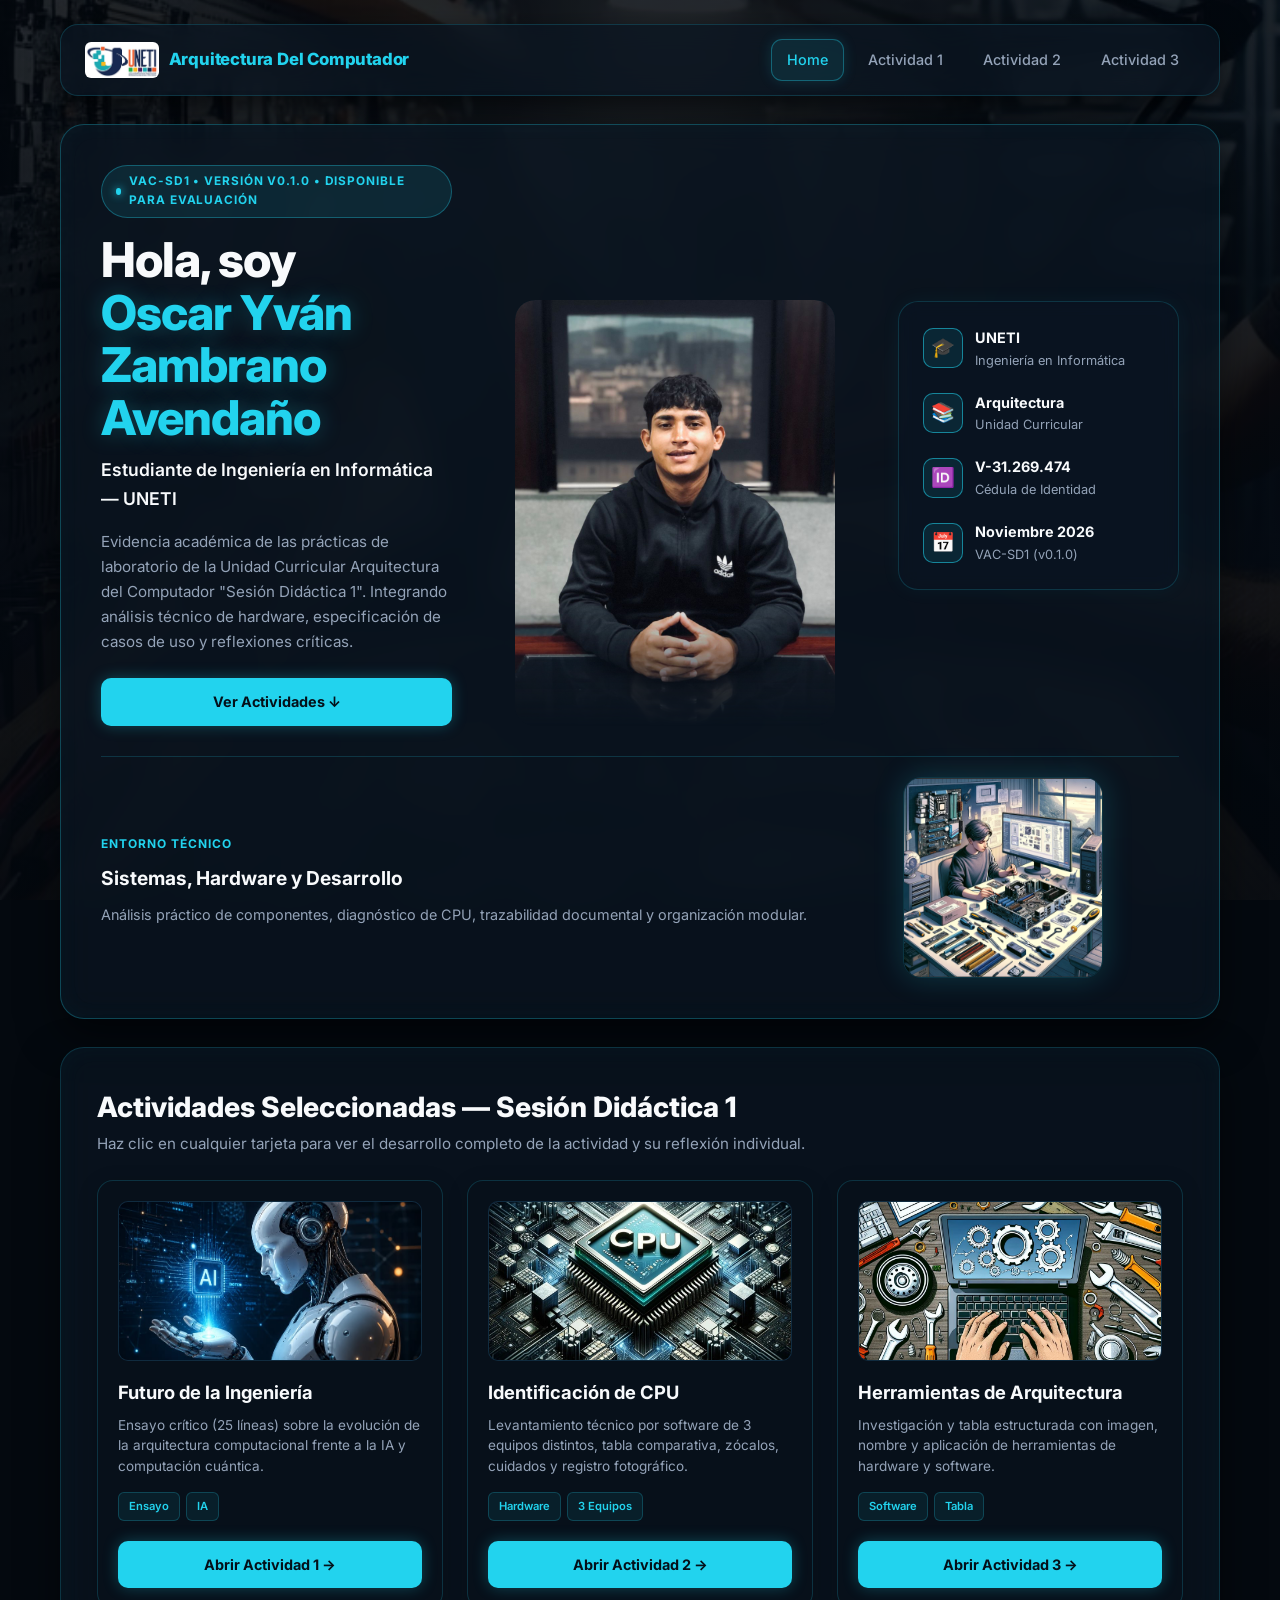
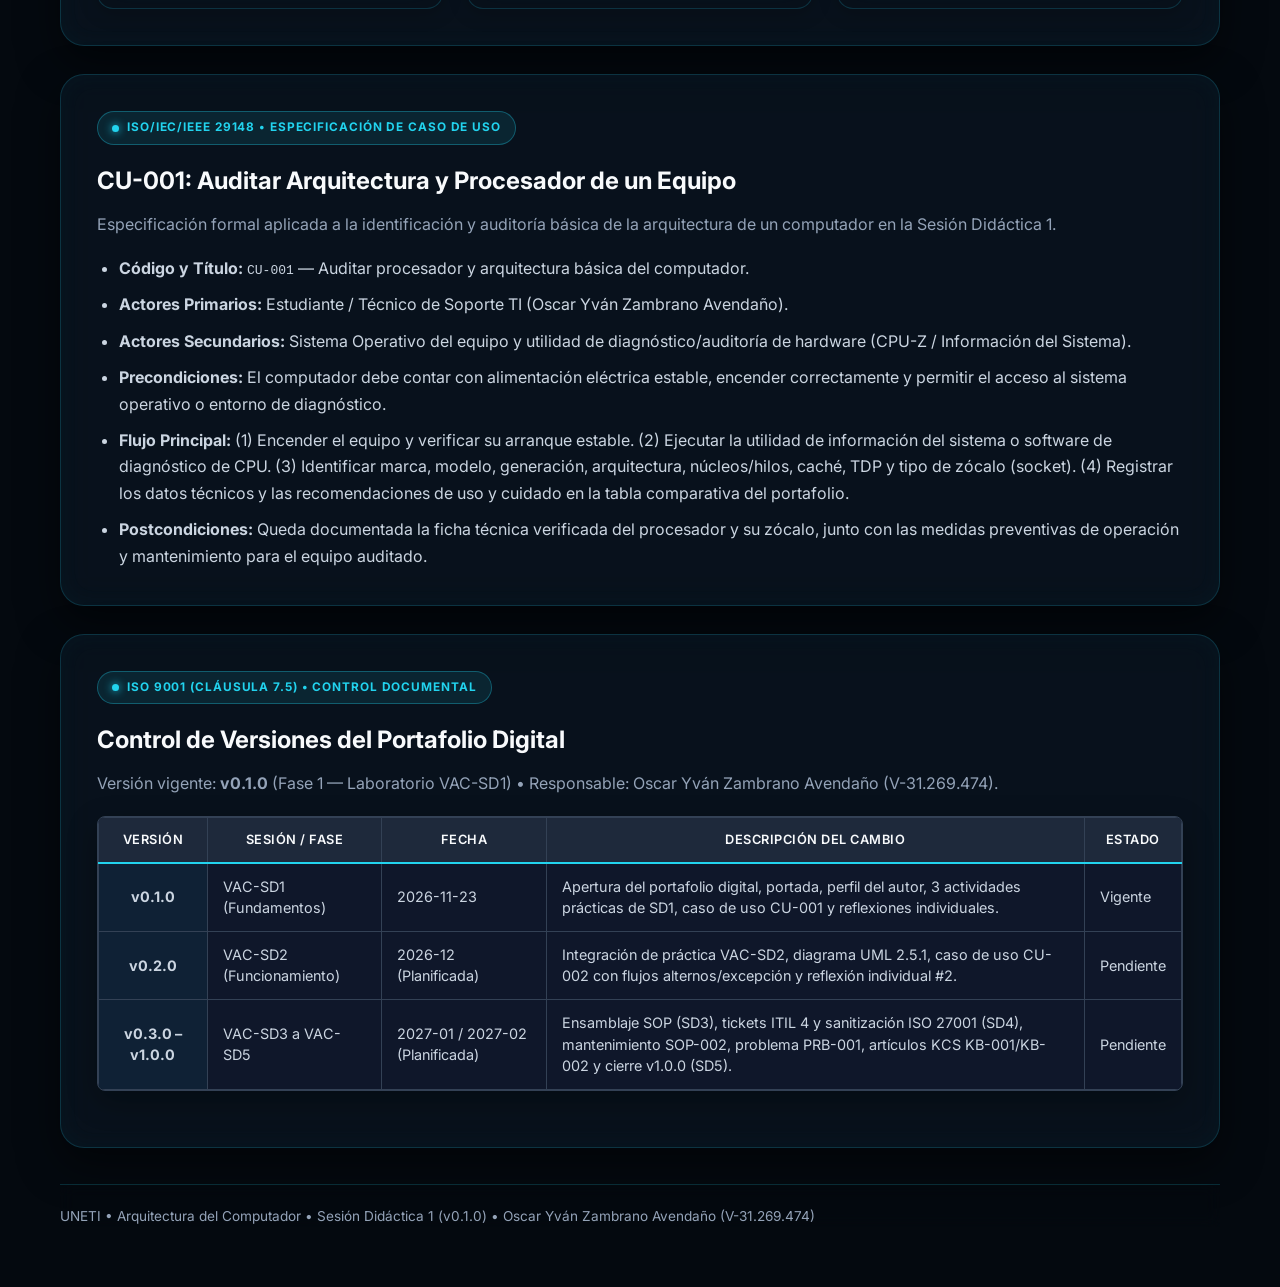
<file: index.html>
<!DOCTYPE html>
<html lang="es">
<head>
  <meta charset="UTF-8">
  <meta name="viewport" content="width=device-width, initial-scale=1.0">
  <title>Portafolio Digital | Arquitectura del Computador - UNETI</title>
  <link rel="stylesheet" href="./reflexión/css/styles.css">
</head>
<body class="bg-arquitectura">
  <div class="wrapper">

    <!-- Barra de Navegación -->
    <nav class="navbar">
      <a href="index.html" class="brand">
        <img src="./reflexión/img/logo.jpg" alt="Logo UNETI" class="brand-logo">
        <span>Arquitectura Del Computador</span>
      </a>
      <div class="nav-links">
        <a href="index.html" class="active">Home</a>
        <a href="actividad1.html">Actividad 1</a>
        <a href="actividad2.html">Actividad 2</a>
        <a href="actividad3.html">Actividad 3</a>
      </div>
    </nav>

    <!-- HERO REDISEÑADO -->
    <section class="glass-panel hero-showcase">

      <div class="hero-content-grid">

        <!-- 1. Texto de Presentación -->
        <div class="hero-text">
          <span class="badge">
            <span class="badge-dot"></span>
            VAC-SD1 • VERSIÓN V0.1.0 • DISPONIBLE PARA EVALUACIÓN
          </span>
          <h1>Hola, soy <span>Oscar Yván Zambrano Avendaño</span></h1>
          <p class="subtitle">Estudiante de Ingeniería en Informática — UNETI</p>
          <p>
            Evidencia académica de las prácticas de laboratorio de la Unidad Curricular Arquitectura del Computador "Sesión Didáctica 1". Integrando análisis técnico de hardware, especificación de casos de uso y reflexiones críticas.
          </p>

          <div class="btn-group">
            <a href="#contenedor-actividades" class="btn-cyan">Ver Actividades ↓</a>
          </div>
        </div>

        <!-- 2. Foto Central -->
        <div class="hero-image-container">
          <img src="./reflexión/img/perfil.jpeg" alt="Oscar Yván Zambrano Avendaño">
        </div>

        <!-- 3. Tarjeta de Estadísticas / Datos -->
        <aside class="hero-stats-card">
          <div class="stat-item">
            <div class="stat-icon">🎓</div>
            <div class="stat-info">
              <h4>UNETI</h4>
              <p>Ingeniería en Informática</p>
            </div>
          </div>
          <div class="stat-item">
            <div class="stat-icon">📚</div>
            <div class="stat-info">
              <h4>Arquitectura</h4>
              <p>Unidad Curricular</p>
            </div>
          </div>
          <div class="stat-item">
            <div class="stat-icon">🆔</div>
            <div class="stat-info">
              <h4>V-31.269.474</h4>
              <p>Cédula de Identidad</p>
            </div>
          </div>
          <div class="stat-item">
            <div class="stat-icon">📅</div>
            <div class="stat-info">
              <h4>Noviembre 2026</h4>
              <p>VAC-SD1 (v0.1.0)</p>
            </div>
          </div>
        </aside>

      </div>

      <!-- Franja Inferior: Imagen del Entorno Técnico -->
      <div class="hero-laptop-stage">
        <div class="hero-laptop-caption">
          <span class="mini-label" style="color: var(--cyan); font-size: 0.75rem; font-weight: 700; letter-spacing: 1px;">ENTORNO TÉCNICO</span>
          <h3 style="font-size: 1.2rem; margin: 8px 0;">Sistemas, Hardware y Desarrollo</h3>
          <p style="color: var(--text-muted); font-size: 0.9rem;">Análisis práctico de componentes, diagnóstico de CPU, trazabilidad documental y organización modular.</p>
        </div>

        <div class="laptop-visual">
          <img src="./reflexión/img/1.webp" alt="Entorno Técnico - Hardware y Desarrollo" class="laptop-image">
        </div>
      </div>
    </section>

    <!-- CONTENEDOR 2: PROYECTOS / ACTIVIDADES -->
    <section id="contenedor-actividades" class="glass-panel">
      <div class="section-header">
        <div>
          <h2>Actividades Seleccionadas — Sesión Didáctica 1</h2>
          <p>Haz clic en cualquier tarjeta para ver el desarrollo completo de la actividad y su reflexión individual.</p>
        </div>
      </div>

      <div class="cards-grid">

        <!-- Tarjeta 1 -->
        <article class="activity-card">
          <div class="card-image-placeholder">
            <img src="./reflexión/img/IA.jpg" alt="Futuro de la Ingeniería" class="card-image">
          </div>
          <h3>Futuro de la Ingeniería</h3>
          <p>Ensayo crítico (25 líneas) sobre la evolución de la arquitectura computacional frente a la IA y computación cuántica.</p>
          <div class="card-tags">
            <span class="tag">Ensayo</span>
            <span class="tag">IA</span>
          </div>
          <a href="actividad1.html" class="btn-cyan">Abrir Actividad 1 →</a>
        </article>

        <!-- Tarjeta 2 -->
        <article class="activity-card">
          <div class="card-image-placeholder">
            <img src="./reflexión/img/CPU.jpg" alt="Identificación de CPU" class="card-image">
          </div>
          <h3>Identificación de CPU</h3>
          <p>Levantamiento técnico por software de 3 equipos distintos, tabla comparativa, zócalos, cuidados y registro fotográfico.</p>
          <div class="card-tags">
            <span class="tag">Hardware</span>
            <span class="tag">3 Equipos</span>
          </div>
          <a href="actividad2.html" class="btn-cyan">Abrir Actividad 2 →</a>
        </article>

        <!-- Tarjeta 3 -->
        <article class="activity-card">
          <div class="card-image-placeholder">
            <img src="./reflexión/img/Herramientas.jpg" alt="Herramientas de Arquitectura" class="card-image">
          </div>
          <h3>Herramientas de Arquitectura</h3>
          <p>Investigación y tabla estructurada con imagen, nombre y aplicación de herramientas de hardware y software.</p>
          <div class="card-tags">
            <span class="tag">Software</span>
            <span class="tag">Tabla</span>
          </div>
          <a href="actividad3.html" class="btn-cyan">Abrir Actividad 3 →</a>
        </article>

      </div>
    </section>

    <!-- CONTENEDOR 3: CASO DE USO TÉCNICO CU-001 (ISO/IEC/IEEE 29148) -->
    <section id="caso-de-uso" class="glass-panel">
      <span class="badge">
        <span class="badge-dot"></span>
        ISO/IEC/IEEE 29148 • Especificación de Caso de Uso
      </span>
      <h2 style="font-size: 1.5rem; margin-bottom: 10px;">CU-001: Auditar Arquitectura y Procesador de un Equipo</h2>
      <p style="color: var(--text-muted); margin-bottom: 18px;">
        Especificación formal aplicada a la identificación y auditoría básica de la arquitectura de un computador en la Sesión Didáctica 1.
      </p>

      <ul style="padding-left: 22px; color: var(--text-secondary); display: grid; gap: 10px;">
        <li><strong>Código y Título:</strong> <code>CU-001</code> — Auditar procesador y arquitectura básica del computador.</li>
        <li><strong>Actores Primarios:</strong> Estudiante / Técnico de Soporte TI (Oscar Yván Zambrano Avendaño).</li>
        <li><strong>Actores Secundarios:</strong> Sistema Operativo del equipo y utilidad de diagnóstico/auditoría de hardware (CPU-Z / Información del Sistema).</li>
        <li><strong>Precondiciones:</strong> El computador debe contar con alimentación eléctrica estable, encender correctamente y permitir el acceso al sistema operativo o entorno de diagnóstico.</li>
        <li><strong>Flujo Principal:</strong> (1) Encender el equipo y verificar su arranque estable. (2) Ejecutar la utilidad de información del sistema o software de diagnóstico de CPU. (3) Identificar marca, modelo, generación, arquitectura, núcleos/hilos, caché, TDP y tipo de zócalo (socket). (4) Registrar los datos técnicos y las recomendaciones de uso y cuidado en la tabla comparativa del portafolio.</li>
        <li><strong>Postcondiciones:</strong> Queda documentada la ficha técnica verificada del procesador y su zócalo, junto con las medidas preventivas de operación y mantenimiento para el equipo auditado.</li>
      </ul>
    </section>

    <!-- CONTENEDOR 4: CONTROL DE VERSIONES (ISO 9001 CLÁUSULA 7.5) -->
    <section id="control-versiones" class="glass-panel">
      <span class="badge">
        <span class="badge-dot"></span>
        ISO 9001 (Cláusula 7.5) • Control Documental
      </span>
      <h2 style="font-size: 1.5rem; margin-bottom: 10px;">Control de Versiones del Portafolio Digital</h2>
      <p style="color: var(--text-muted); margin-bottom: 16px;">
        Versión vigente: <strong>v0.1.0</strong> (Fase 1 — Laboratorio VAC-SD1) • Responsable: Oscar Yván Zambrano Avendaño (V-31.269.474).
      </p>

      <div class="table-container">
        <table>
          <thead>
            <tr>
              <th>Versión</th>
              <th>Sesión / Fase</th>
              <th>Fecha</th>
              <th>Descripción del Cambio</th>
              <th>Estado</th>
            </tr>
          </thead>
          <tbody>
            <tr>
              <td data-label="Versión"><strong>v0.1.0</strong></td>
              <td data-label="Sesión / Fase">VAC-SD1 (Fundamentos)</td>
              <td data-label="Fecha">2026-11-23</td>
              <td data-label="Descripción">Apertura del portafolio digital, portada, perfil del autor, 3 actividades prácticas de SD1, caso de uso CU-001 y reflexiones individuales.</td>
              <td data-label="Estado">Vigente</td>
            </tr>
            <tr>
              <td data-label="Versión"><strong>v0.2.0</strong></td>
              <td data-label="Sesión / Fase">VAC-SD2 (Funcionamiento)</td>
              <td data-label="Fecha">2026-12 (Planificada)</td>
              <td data-label="Descripción">Integración de práctica VAC-SD2, diagrama UML 2.5.1, caso de uso CU-002 con flujos alternos/excepción y reflexión individual #2.</td>
              <td data-label="Estado">Pendiente</td>
            </tr>
            <tr>
              <td data-label="Versión"><strong>v0.3.0 – v1.0.0</strong></td>
              <td data-label="Sesión / Fase">VAC-SD3 a VAC-SD5</td>
              <td data-label="Fecha">2027-01 / 2027-02 (Planificada)</td>
              <td data-label="Descripción">Ensamblaje SOP (SD3), tickets ITIL 4 y sanitización ISO 27001 (SD4), mantenimiento SOP-002, problema PRB-001, artículos KCS KB-001/KB-002 y cierre v1.0.0 (SD5).</td>
              <td data-label="Estado">Pendiente</td>
            </tr>
          </tbody>
        </table>
      </div>
    </section>

    <!-- Pie de Página -->
    <footer>
      <span>UNETI • Arquitectura del Computador • Sesión Didáctica 1 (v0.1.0) • Oscar Yván Zambrano Avendaño (V-31.269.474)</span>
    </footer>

  </div>
</body>
</html>
</file>
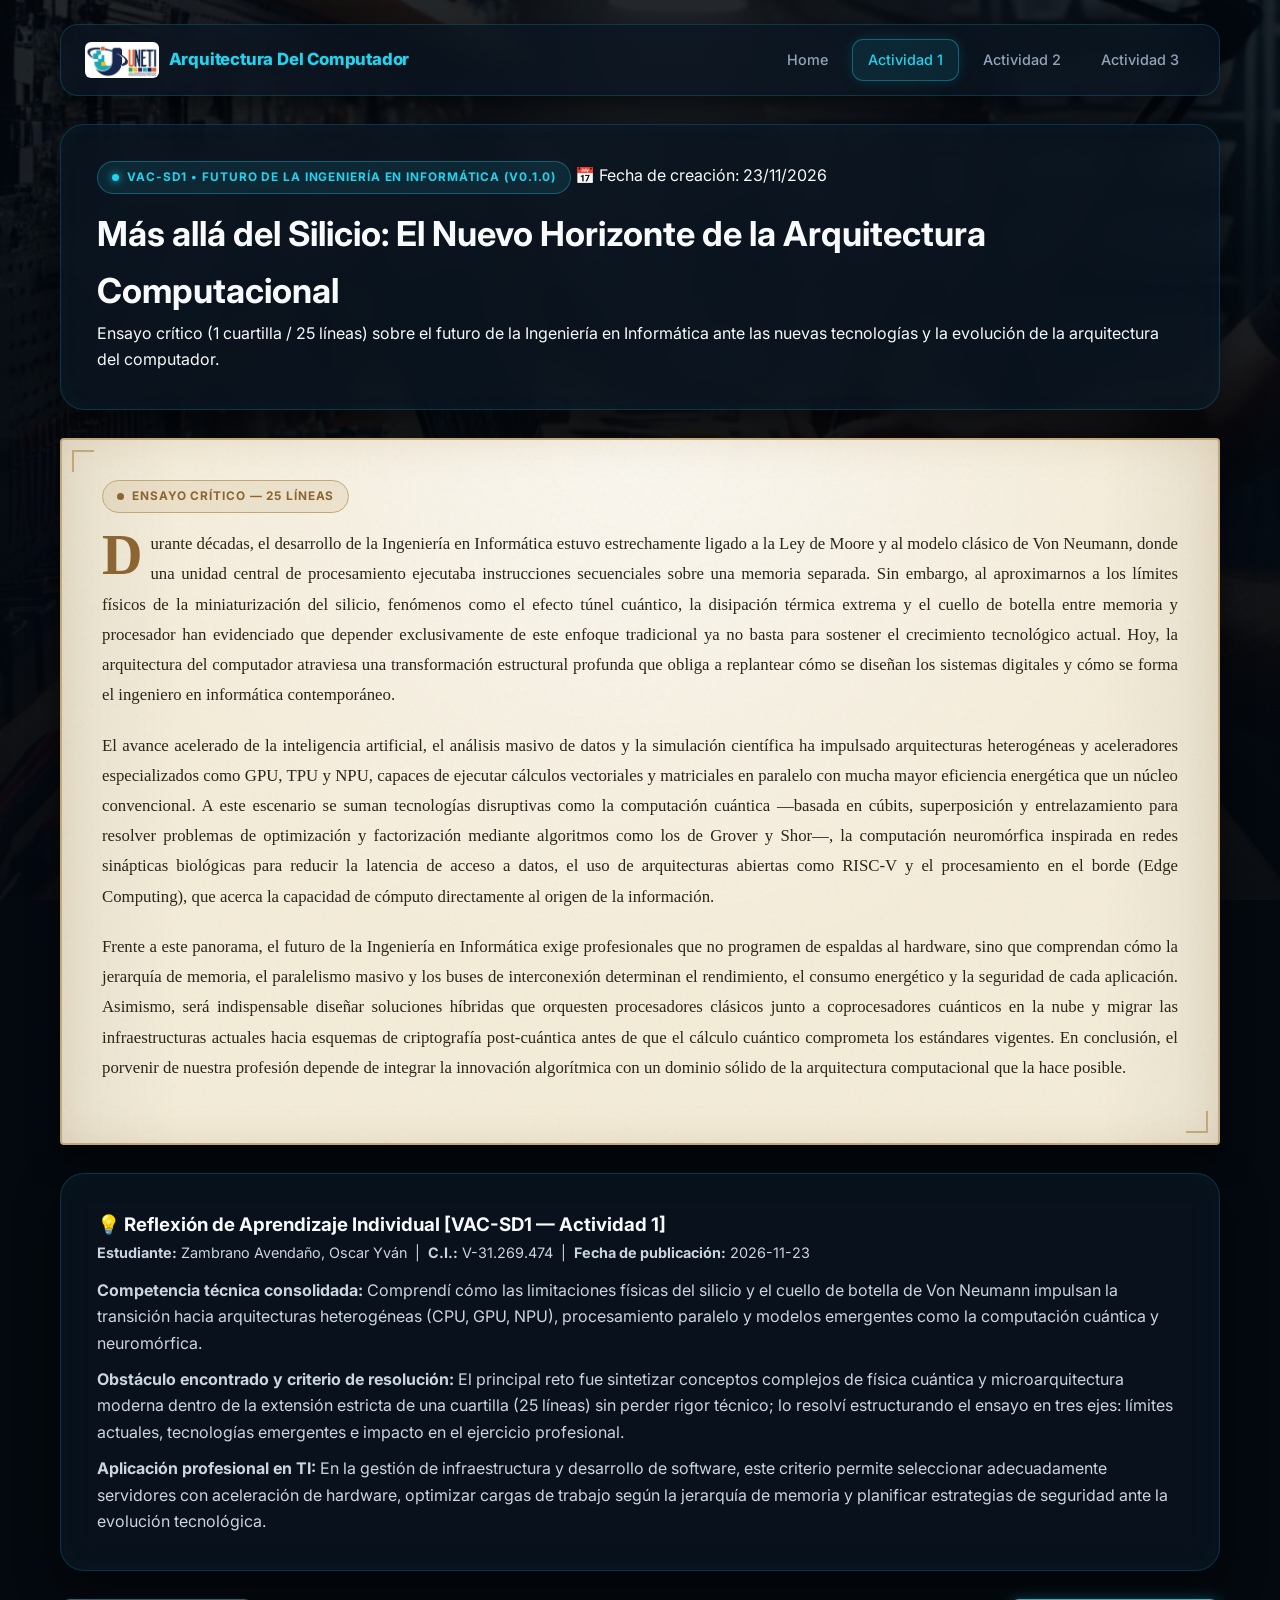
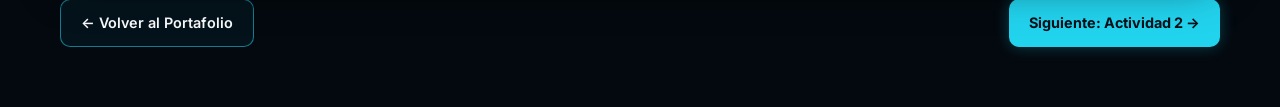
<file: actividad1.html>
<!DOCTYPE html>
<html lang="es">
<head>
  <meta charset="UTF-8">
  <meta name="viewport" content="width=device-width, initial-scale=1.0">
  <title>Actividad 1 | Futuro de la Ingeniería en Informática - UNETI</title>
  <link rel="stylesheet" href="./reflexión/css/styles.css">
</head>
<body class="bg-arquitectura">
  <div class="wrapper">

    <!-- Barra de Navegación -->
    <nav class="navbar">
      <a href="index.html" class="brand">
        <img src="./reflexión/img/logo.jpg" alt="Logo UNETI" class="brand-logo">
        <span>Arquitectura Del Computador</span>
      </a>
      <div class="nav-links">
        <a href="index.html">Home</a>
        <a href="actividad1.html" class="active">Actividad 1</a>
        <a href="actividad2.html">Actividad 2</a>
        <a href="actividad3.html">Actividad 3</a>
      </div>
    </nav>

    <!-- CONTENEDOR 1: ENCABEZADO DE LA ACTIVIDAD Y FECHA DE CREACIÓN -->
    <section class="glass-panel">
      <div class="card-top-row" style="margin-bottom: 12px;">
        <span class="badge" style="margin-bottom: 0;">
          <span class="badge-dot"></span>
          VAC-SD1 • Futuro de la Ingeniería en Informática (v0.1.0)
        </span>
        <span class="activity-date">📅 Fecha de creación: 23/11/2026</span>
      </div>

      <h1 class="hero-title" style="font-size: 2.15rem; margin-top: 12px;">
        Más allá del Silicio: <span>El Nuevo Horizonte de la Arquitectura Computacional</span>
      </h1>
      <p class="hero-subtitle" style="margin-bottom: 0;">
        Ensayo crítico (1 cuartilla / 25 líneas) sobre el futuro de la Ingeniería en Informática ante las nuevas tecnologías y la evolución de la arquitectura del computador.
      </p>
    </section>

    <!-- CONTENEDOR 2: ENSAYO CRÍTICO (1 CUARTILLA / 25 LÍNEAS) -->
    <article class="glass-panel scroll-paper">
      <span class="badge">
        <span class="badge-dot"></span>
        Ensayo Crítico — 25 Líneas
      </span>

      <div class="essay-text">
        <p>
          Durante décadas, el desarrollo de la Ingeniería en Informática estuvo estrechamente ligado a la Ley de Moore y al modelo clásico de Von Neumann, donde una unidad central de procesamiento ejecutaba instrucciones secuenciales sobre una memoria separada. Sin embargo, al aproximarnos a los límites físicos de la miniaturización del silicio, fenómenos como el efecto túnel cuántico, la disipación térmica extrema y el cuello de botella entre memoria y procesador han evidenciado que depender exclusivamente de este enfoque tradicional ya no basta para sostener el crecimiento tecnológico actual. Hoy, la arquitectura del computador atraviesa una transformación estructural profunda que obliga a replantear cómo se diseñan los sistemas digitales y cómo se forma el ingeniero en informática contemporáneo.
        </p>
        <p>
          El avance acelerado de la inteligencia artificial, el análisis masivo de datos y la simulación científica ha impulsado arquitecturas heterogéneas y aceleradores especializados como GPU, TPU y NPU, capaces de ejecutar cálculos vectoriales y matriciales en paralelo con mucha mayor eficiencia energética que un núcleo convencional. A este escenario se suman tecnologías disruptivas como la computación cuántica —basada en cúbits, superposición y entrelazamiento para resolver problemas de optimización y factorización mediante algoritmos como los de Grover y Shor—, la computación neuromórfica inspirada en redes sinápticas biológicas para reducir la latencia de acceso a datos, el uso de arquitecturas abiertas como RISC-V y el procesamiento en el borde (Edge Computing), que acerca la capacidad de cómputo directamente al origen de la información.
        </p>
        <p>
          Frente a este panorama, el futuro de la Ingeniería en Informática exige profesionales que no programen de espaldas al hardware, sino que comprendan cómo la jerarquía de memoria, el paralelismo masivo y los buses de interconexión determinan el rendimiento, el consumo energético y la seguridad de cada aplicación. Asimismo, será indispensable diseñar soluciones híbridas que orquesten procesadores clásicos junto a coprocesadores cuánticos en la nube y migrar las infraestructuras actuales hacia esquemas de criptografía post-cuántica antes de que el cálculo cuántico comprometa los estándares vigentes. En conclusión, el porvenir de nuestra profesión depende de integrar la innovación algorítmica con un dominio sólido de la arquitectura computacional que la hace posible.
        </p>
      </div>
    </article>

    <!-- CONTENEDOR 3: REFLEXIÓN DE APRENDIZAJE INDIVIDUAL (PLANTILLA A) -->
    <section class="glass-panel">
      <div class="reflection-box">
        <h3>💡 Reflexión de Aprendizaje Individual [VAC-SD1 — Actividad 1]</h3>
        <p style="color: var(--text-secondary); font-size: 0.9rem; margin-bottom: 12px;">
          <strong>Estudiante:</strong> Zambrano Avendaño, Oscar Yván &nbsp;|&nbsp;
          <strong>C.I.:</strong> V-31.269.474 &nbsp;|&nbsp;
          <strong>Fecha de publicación:</strong> 2026-11-23
        </p>
        <p style="color: var(--text-secondary); margin-bottom: 10px;">
          <strong>Competencia técnica consolidada:</strong> Comprendí cómo las limitaciones físicas del silicio y el cuello de botella de Von Neumann impulsan la transición hacia arquitecturas heterogéneas (CPU, GPU, NPU), procesamiento paralelo y modelos emergentes como la computación cuántica y neuromórfica.
        </p>
        <p style="color: var(--text-secondary); margin-bottom: 10px;">
          <strong>Obstáculo encontrado y criterio de resolución:</strong> El principal reto fue sintetizar conceptos complejos de física cuántica y microarquitectura moderna dentro de la extensión estricta de una cuartilla (25 líneas) sin perder rigor técnico; lo resolví estructurando el ensayo en tres ejes: límites actuales, tecnologías emergentes e impacto en el ejercicio profesional.
        </p>
        <p style="color: var(--text-secondary); margin-bottom: 0;">
          <strong>Aplicación profesional en TI:</strong> En la gestión de infraestructura y desarrollo de software, este criterio permite seleccionar adecuadamente servidores con aceleración de hardware, optimizar cargas de trabajo según la jerarquía de memoria y planificar estrategias de seguridad ante la evolución tecnológica.
        </p>
      </div>
    </section>

    <!-- Navegación entre páginas -->
    <div class="btn-group" style="justify-content: space-between; margin-top: 10px;">
      <a href="index.html" class="btn-outline">← Volver al Portafolio</a>
      <a href="actividad2.html" class="btn-cyan" style="width: auto;">Siguiente: Actividad 2 →</a>
    </div>


  </div>
</body>
</html>
</file>
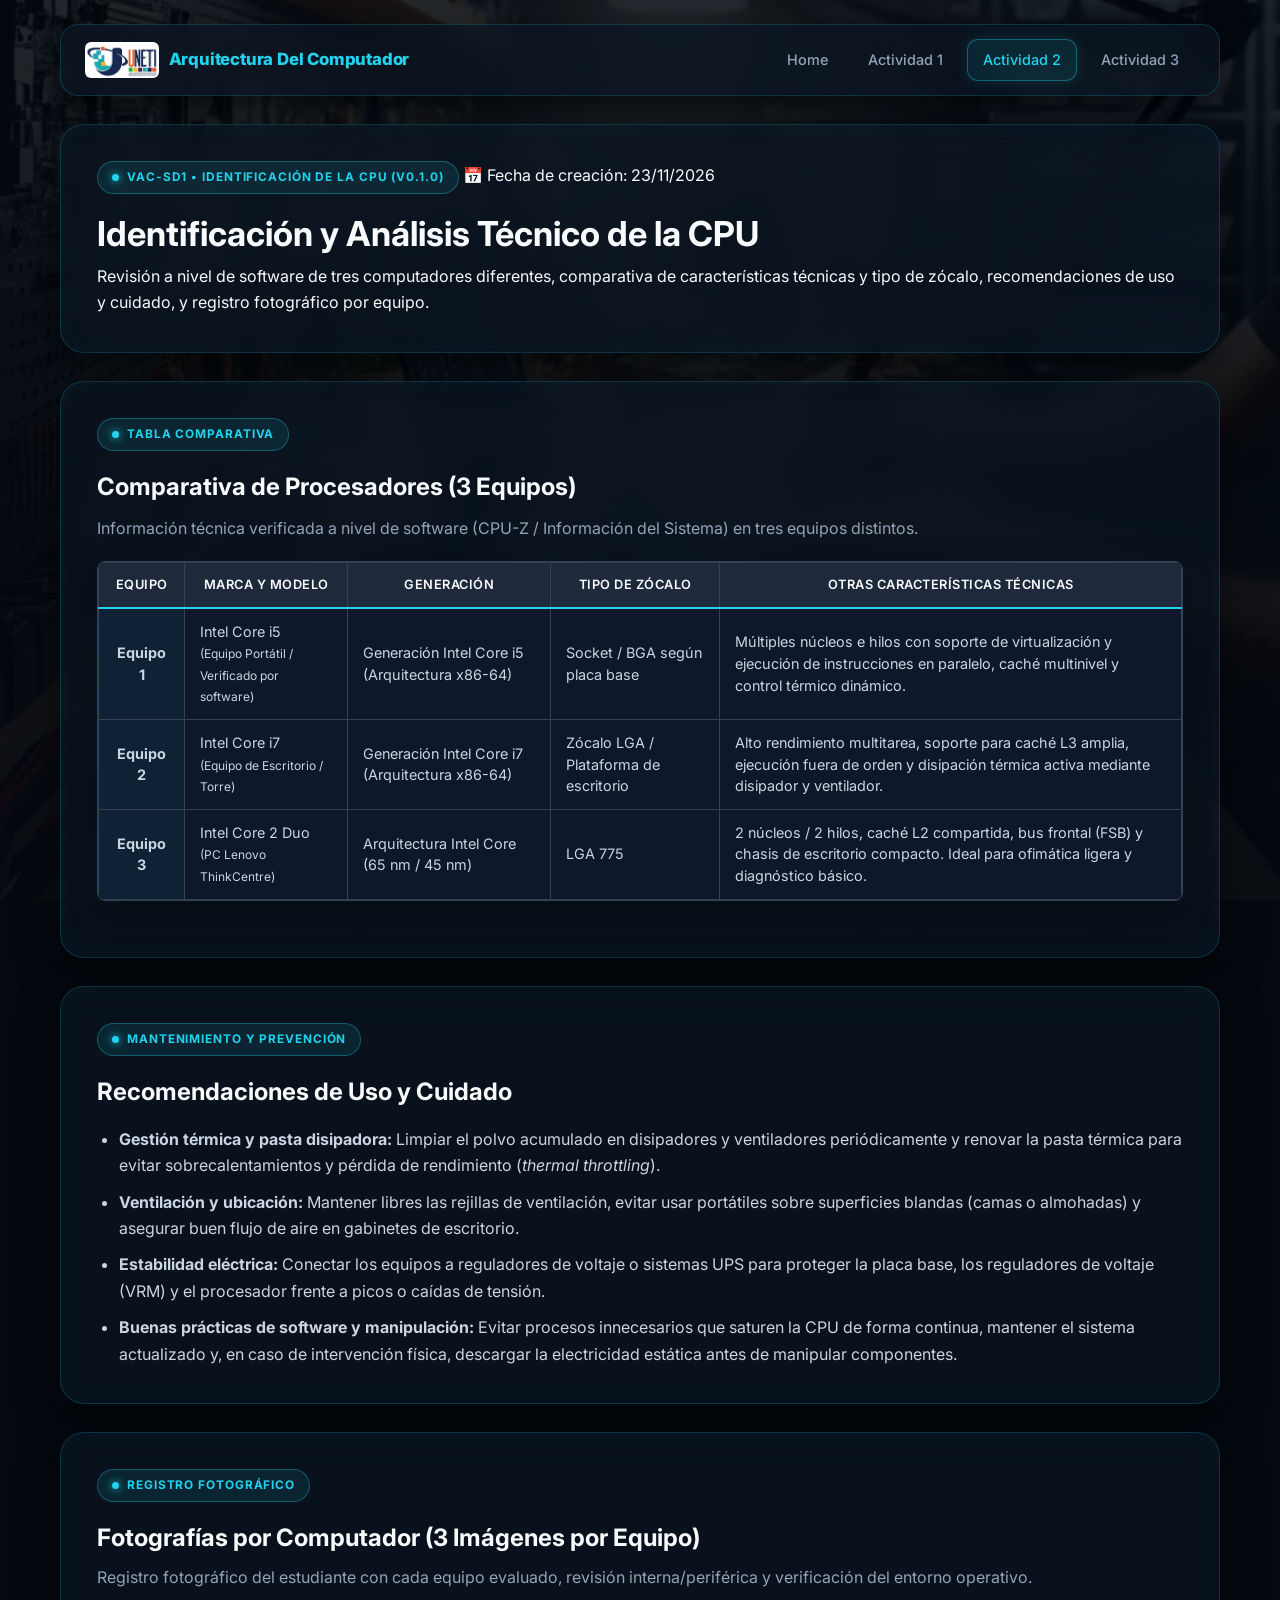
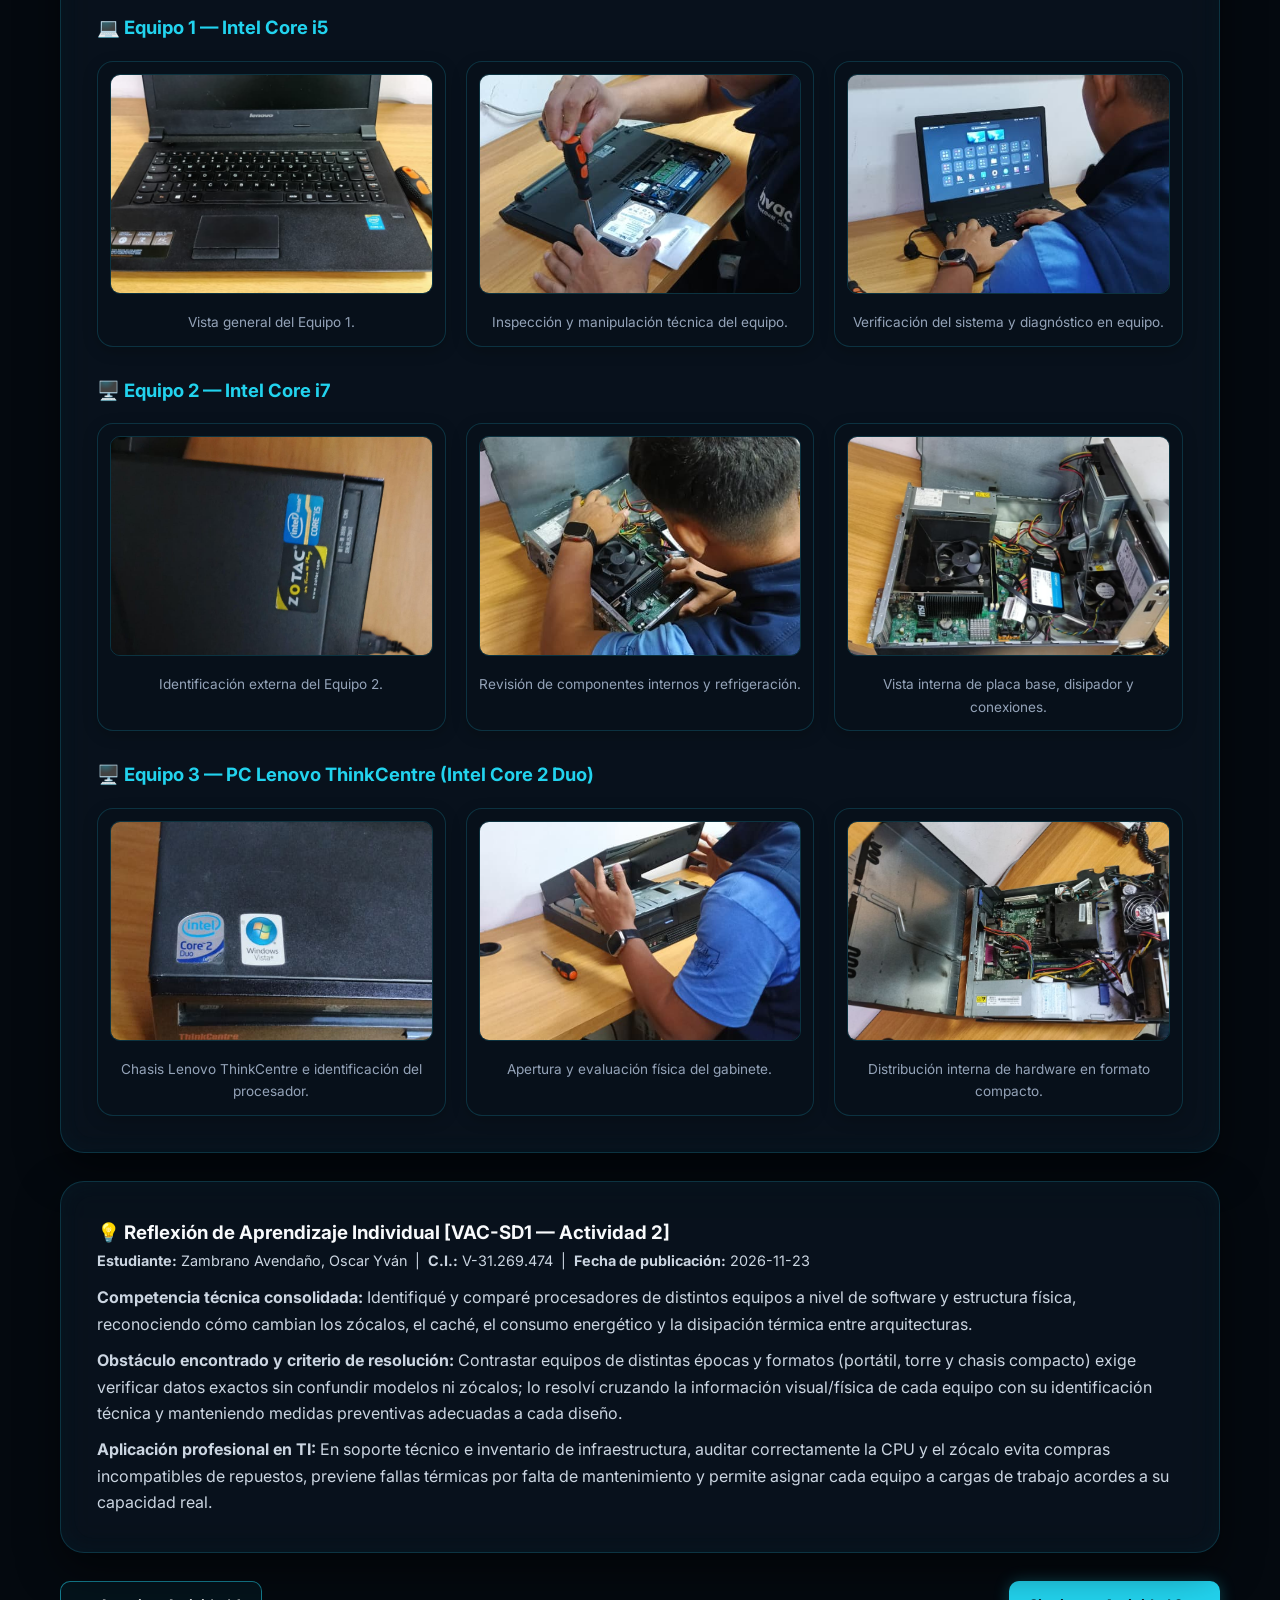
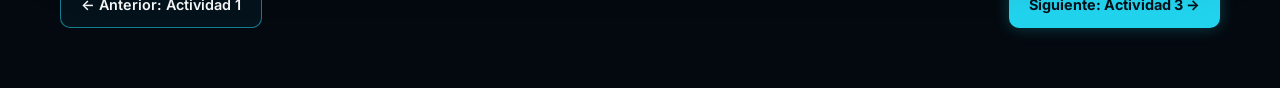
<file: actividad2.html>
<!DOCTYPE html>
<html lang="es">
<head>
  <meta charset="UTF-8">
  <meta name="viewport" content="width=device-width, initial-scale=1.0">
  <title>Actividad 2 | Identificación de la CPU - UNETI</title>
  <link rel="stylesheet" href="./reflexión/css/styles.css">
</head>
<body class="bg-arquitectura">
  <div class="wrapper">

    <!-- Barra de Navegación -->
    <nav class="navbar">
      <a href="index.html" class="brand">
        <img src="./reflexión/img/logo.jpg" alt="Logo UNETI" class="brand-logo">
        <span>Arquitectura Del Computador</span>
      </a>
      <div class="nav-links">
        <a href="index.html">Home</a>
        <a href="actividad1.html">Actividad 1</a>
        <a href="actividad2.html" class="active">Actividad 2</a>
        <a href="actividad3.html">Actividad 3</a>
      </div>
    </nav>

    <!-- CONTENEDOR 1: ENCABEZADO Y FECHA DE CREACIÓN -->
    <section class="glass-panel">
      <div class="card-top-row" style="margin-bottom: 12px;">
        <span class="badge" style="margin-bottom: 0;">
          <span class="badge-dot"></span>
          VAC-SD1 • Identificación de la CPU (v0.1.0)
        </span>
        <span class="activity-date">📅 Fecha de creación: 23/11/2026</span>
      </div>

      <h1 class="hero-title" style="font-size: 2.15rem; margin-top: 12px;">
        Identificación y Análisis Técnico de <span>la CPU</span>
      </h1>
      <p class="hero-subtitle" style="margin-bottom: 0;">
        Revisión a nivel de software de tres computadores diferentes, comparativa de características técnicas y tipo de zócalo, recomendaciones de uso y cuidado, y registro fotográfico por equipo.
      </p>
    </section>

    <!-- CONTENEDOR 2: TABLA COMPARATIVA DE LOS 3 EQUIPOS -->
    <section class="glass-panel">
      <span class="badge">
        <span class="badge-dot"></span>
        Tabla Comparativa
      </span>
      <h2 style="font-size: 1.5rem; margin-bottom: 8px;">Comparativa de Procesadores (3 Equipos)</h2>
      <p style="color: var(--text-muted); margin-bottom: 16px;">
        Información técnica verificada a nivel de software (CPU-Z / Información del Sistema) en tres equipos distintos.
      </p>

      <div class="table-container">
        <table>
          <thead>
            <tr>
              <th>Equipo</th>
              <th>Marca y Modelo</th>
              <th>Generación</th>
              <th>Tipo de Zócalo</th>
              <th>Otras Características Técnicas</th>
            </tr>
          </thead>
          <tbody>
            <tr>
              <td data-label="Equipo"><strong>Equipo 1</strong></td>
              <td data-label="Marca y Modelo">Intel Core i5 <br><small>(Equipo Portátil / Verificado por software)</small></td>
              <td data-label="Generación">Generación Intel Core i5 (Arquitectura x86-64)</td>
              <td data-label="Tipo de Zócalo">Socket / BGA según placa base</td>
              <td data-label="Otras Características">Múltiples núcleos e hilos con soporte de virtualización y ejecución de instrucciones en paralelo, caché multinivel y control térmico dinámico.</td>
            </tr>
            <tr>
              <td data-label="Equipo"><strong>Equipo 2</strong></td>
              <td data-label="Marca y Modelo">Intel Core i7 <br><small>(Equipo de Escritorio / Torre)</small></td>
              <td data-label="Generación">Generación Intel Core i7 (Arquitectura x86-64)</td>
              <td data-label="Tipo de Zócalo">Zócalo LGA / Plataforma de escritorio</td>
              <td data-label="Otras Características">Alto rendimiento multitarea, soporte para caché L3 amplia, ejecución fuera de orden y disipación térmica activa mediante disipador y ventilador.</td>
            </tr>
            <tr>
              <td data-label="Equipo"><strong>Equipo 3</strong></td>
              <td data-label="Marca y Modelo">Intel Core 2 Duo <br><small>(PC Lenovo ThinkCentre)</small></td>
              <td data-label="Generación">Arquitectura Intel Core (65 nm / 45 nm)</td>
              <td data-label="Tipo de Zócalo">LGA 775</td>
              <td data-label="Otras Características">2 núcleos / 2 hilos, caché L2 compartida, bus frontal (FSB) y chasis de escritorio compacto. Ideal para ofimática ligera y diagnóstico básico.</td>
            </tr>
          </tbody>
        </table>
      </div>
    </section>

    <!-- CONTENEDOR 3: RECOMENDACIONES DE USO Y CUIDADO -->
    <section class="glass-panel">
      <span class="badge">
        <span class="badge-dot"></span>
        Mantenimiento y Prevención
      </span>
      <h2 style="font-size: 1.5rem; margin-bottom: 14px;">Recomendaciones de Uso y Cuidado</h2>

      <ul style="padding-left: 22px; color: var(--text-secondary); display: grid; gap: 10px;">
        <li><strong>Gestión térmica y pasta disipadora:</strong> Limpiar el polvo acumulado en disipadores y ventiladores periódicamente y renovar la pasta térmica para evitar sobrecalentamientos y pérdida de rendimiento (<em>thermal throttling</em>).</li>
        <li><strong>Ventilación y ubicación:</strong> Mantener libres las rejillas de ventilación, evitar usar portátiles sobre superficies blandas (camas o almohadas) y asegurar buen flujo de aire en gabinetes de escritorio.</li>
        <li><strong>Estabilidad eléctrica:</strong> Conectar los equipos a reguladores de voltaje o sistemas UPS para proteger la placa base, los reguladores de voltaje (VRM) y el procesador frente a picos o caídas de tensión.</li>
        <li><strong>Buenas prácticas de software y manipulación:</strong> Evitar procesos innecesarios que saturen la CPU de forma continua, mantener el sistema actualizado y, en caso de intervención física, descargar la electricidad estática antes de manipular componentes.</li>
      </ul>
    </section>

    <!-- CONTENEDOR 4: EVIDENCIA FOTOGRÁFICA (3 IMÁGENES POR CADA PC) -->
    <section class="glass-panel">
      <span class="badge">
        <span class="badge-dot"></span>
        Registro Fotográfico
      </span>
      <h2 style="font-size: 1.5rem; margin-bottom: 6px;">Fotografías por Computador (3 Imágenes por Equipo)</h2>
      <p style="color: var(--text-muted); margin-bottom: 22px;">
        Registro fotográfico del estudiante con cada equipo evaluado, revisión interna/periférica y verificación del entorno operativo.
      </p>

      <!-- Sub-contenedor Equipo 1 (3 imágenes) -->
      <div style="margin-bottom: 28px;">
        <h3 style="color: var(--cyan); font-size: 1.15rem; margin-bottom: 12px;">💻 Equipo 1 — Intel Core i5</h3>
        <div class="photos-grid">
          <div class="photo-box">
            <img src="./reflexión/img/1pc.jpeg" alt="Equipo 1 Intel Core i5 - Vista del equipo">
            <p style="font-size: 0.85rem; color: var(--text-muted);">Vista general del Equipo 1.</p>
          </div>
          <div class="photo-box">
            <img src="./reflexión/img/3pc.jpeg" alt="Equipo 1 Intel Core i5 - Revisión e inspección">
            <p style="font-size: 0.85rem; color: var(--text-muted);">Inspección y manipulación técnica del equipo.</p>
          </div>
          <div class="photo-box">
            <img src="./reflexión/img/2pc.jpeg" alt="Equipo 1 Intel Core i5 - Verificación en pantalla">
            <p style="font-size: 0.85rem; color: var(--text-muted);">Verificación del sistema y diagnóstico en equipo.</p>
          </div>
        </div>
      </div>

      <!-- Sub-contenedor Equipo 2 (3 imágenes) -->
      <div style="margin-bottom: 28px;">
        <h3 style="color: var(--cyan); font-size: 1.15rem; margin-bottom: 12px;">🖥️ Equipo 2 — Intel Core i7</h3>
        <div class="photos-grid">
          <div class="photo-box">
            <img src="./reflexión/img/10pc.jpeg" alt="Equipo 2 Intel Core i7 - Chasis e identificación">
            <p style="font-size: 0.85rem; color: var(--text-muted);">Identificación externa del Equipo 2.</p>
          </div>
          <div class="photo-box">
            <img src="./reflexión/img/6pc.jpeg" alt="Equipo 2 Intel Core i7 - Revisión interna">
            <p style="font-size: 0.85rem; color: var(--text-muted);">Revisión de componentes internos y refrigeración.</p>
          </div>
          <div class="photo-box">
            <img src="./reflexión/img/7pc.jpeg" alt="Equipo 2 Intel Core i7 - Arquitectura interna">
            <p style="font-size: 0.85rem; color: var(--text-muted);">Vista interna de placa base, disipador y conexiones.</p>
          </div>
        </div>
      </div>

      <!-- Sub-contenedor Equipo 3 (3 imágenes) -->
      <div>
        <h3 style="color: var(--cyan); font-size: 1.15rem; margin-bottom: 12px;">🖥️ Equipo 3 — PC Lenovo ThinkCentre (Intel Core 2 Duo)</h3>
        <div class="photos-grid">
          <div class="photo-box">
            <img src="./reflexión/img/4pc.jpeg" alt="Equipo 3 Lenovo ThinkCentre - Chasis">
            <p style="font-size: 0.85rem; color: var(--text-muted);">Chasis Lenovo ThinkCentre e identificación del procesador.</p>
          </div>
          <div class="photo-box">
            <img src="./reflexión/img/8pc.jpeg" alt="Equipo 3 Lenovo ThinkCentre - Apertura de gabinete">
            <p style="font-size: 0.85rem; color: var(--text-muted);">Apertura y evaluación física del gabinete.</p>
          </div>
          <div class="photo-box">
            <img src="./reflexión/img/11pc.jpeg" alt="Equipo 3 Lenovo ThinkCentre - Interior">
            <p style="font-size: 0.85rem; color: var(--text-muted);">Distribución interna de hardware en formato compacto.</p>
          </div>
        </div>
      </div>
    </section>

    <!-- CONTENEDOR 5: REFLEXIÓN DE APRENDIZAJE INDIVIDUAL (PLANTILLA A) -->
    <section class="glass-panel">
      <div class="reflection-box">
        <h3>💡 Reflexión de Aprendizaje Individual [VAC-SD1 — Actividad 2]</h3>
        <p style="color: var(--text-secondary); font-size: 0.9rem; margin-bottom: 12px;">
          <strong>Estudiante:</strong> Zambrano Avendaño, Oscar Yván &nbsp;|&nbsp;
          <strong>C.I.:</strong> V-31.269.474 &nbsp;|&nbsp;
          <strong>Fecha de publicación:</strong> 2026-11-23
        </p>
        <p style="color: var(--text-secondary); margin-bottom: 10px;">
          <strong>Competencia técnica consolidada:</strong> Identifiqué y comparé procesadores de distintos equipos a nivel de software y estructura física, reconociendo cómo cambian los zócalos, el caché, el consumo energético y la disipación térmica entre arquitecturas.
        </p>
        <p style="color: var(--text-secondary); margin-bottom: 10px;">
          <strong>Obstáculo encontrado y criterio de resolución:</strong> Contrastar equipos de distintas épocas y formatos (portátil, torre y chasis compacto) exige verificar datos exactos sin confundir modelos ni zócalos; lo resolví cruzando la información visual/física de cada equipo con su identificación técnica y manteniendo medidas preventivas adecuadas a cada diseño.
        </p>
        <p style="color: var(--text-secondary); margin-bottom: 0;">
          <strong>Aplicación profesional en TI:</strong> En soporte técnico e inventario de infraestructura, auditar correctamente la CPU y el zócalo evita compras incompatibles de repuestos, previene fallas térmicas por falta de mantenimiento y permite asignar cada equipo a cargas de trabajo acordes a su capacidad real.
        </p>
      </div>
    </section>

    <!-- Navegación entre páginas -->
    <div class="btn-group" style="justify-content: space-between; margin-top: 10px;">
      <a href="actividad1.html" class="btn-outline">← Anterior: Actividad 1</a>
      <a href="actividad3.html" class="btn-cyan" style="width: auto;">Siguiente: Actividad 3 →</a>
    </div>

   
  </div>
</body>
</html>
</file>
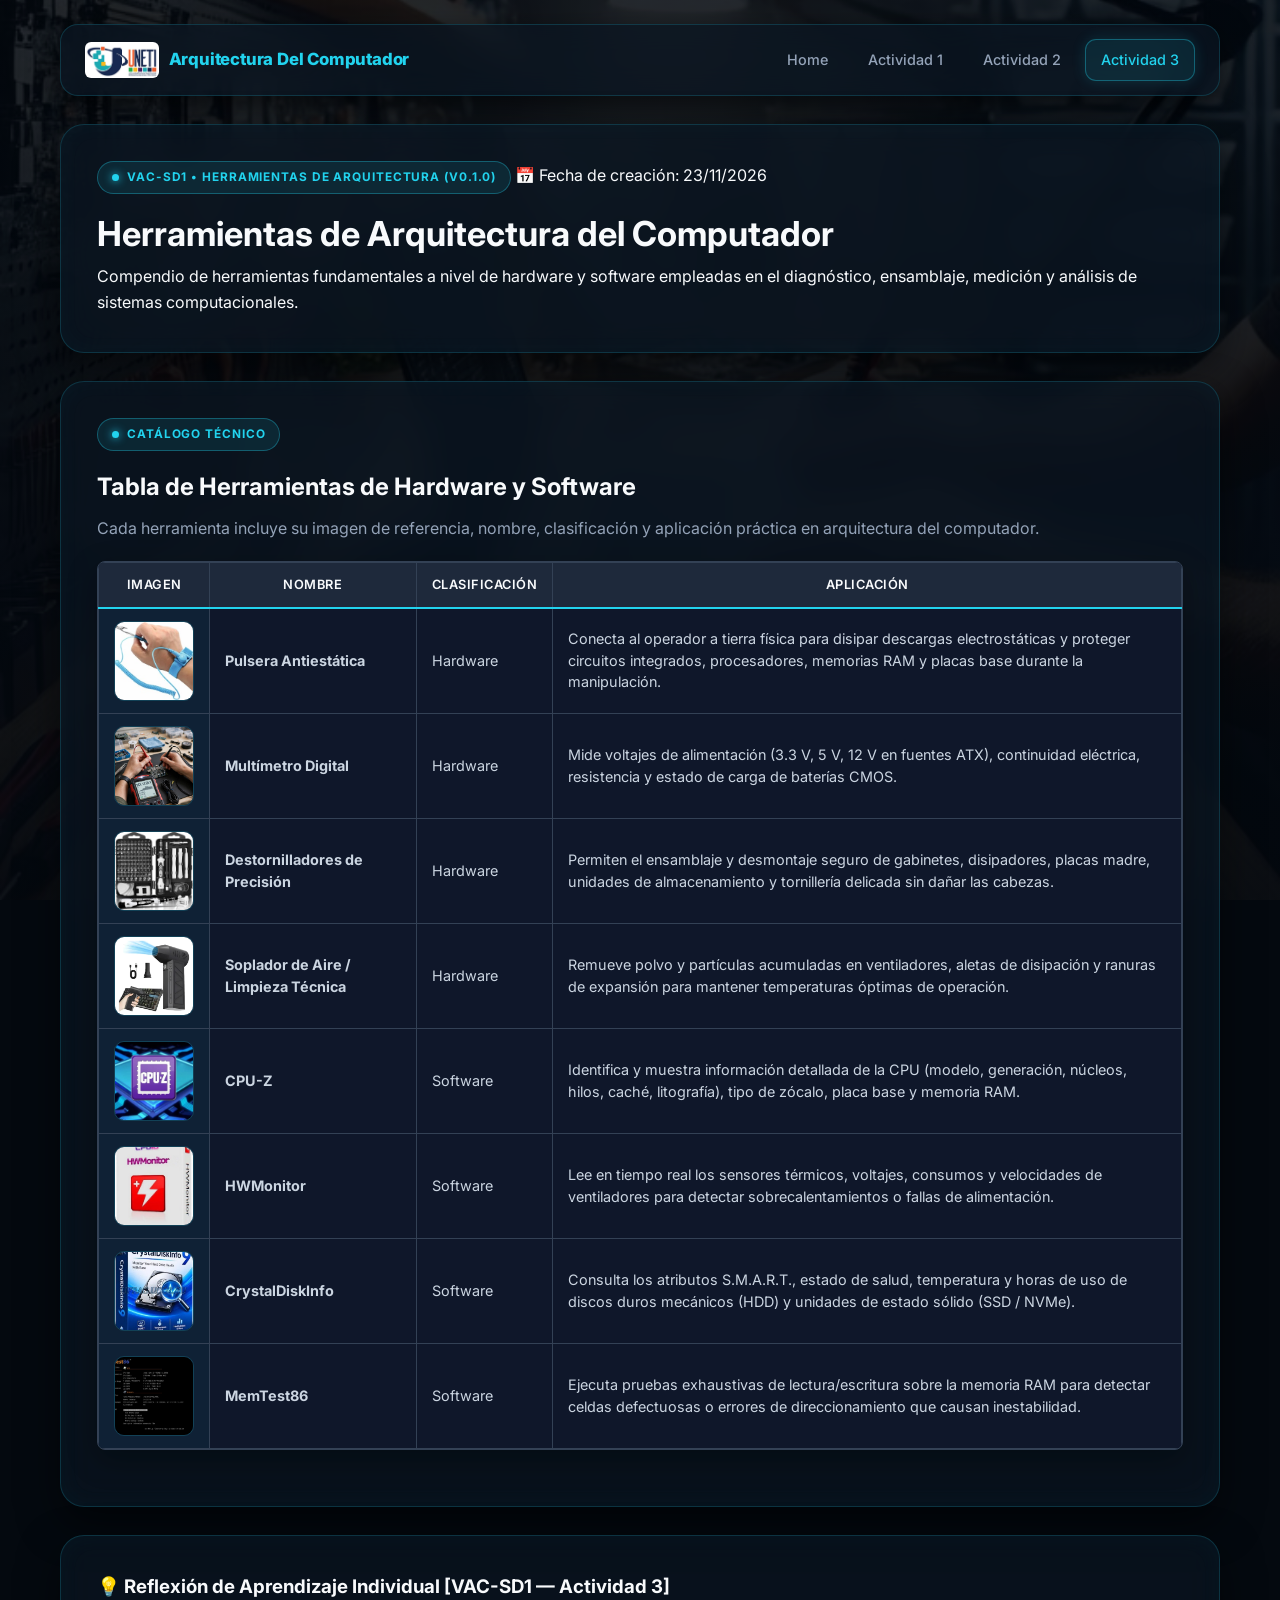
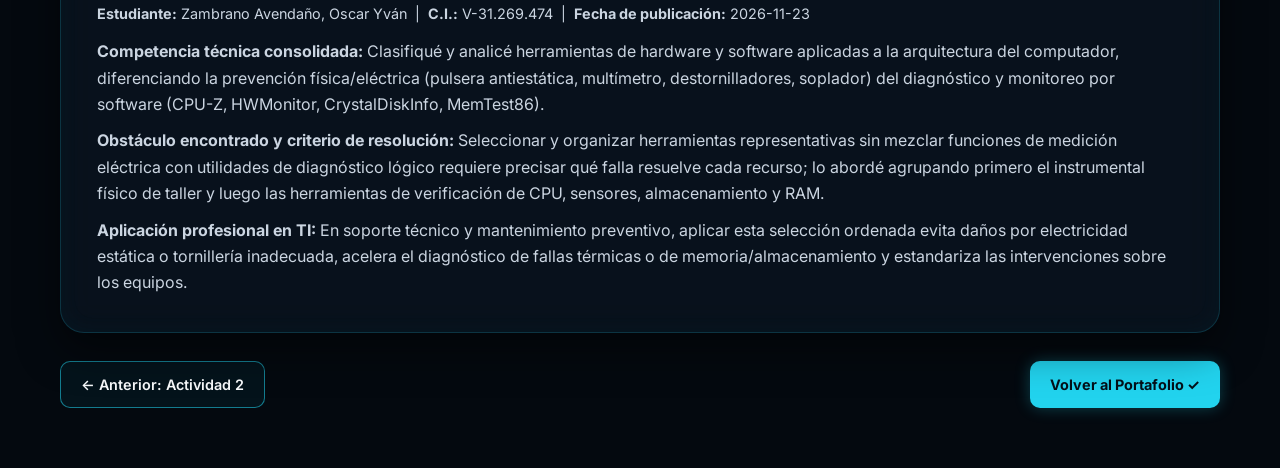
<file: actividad3.html>
<!DOCTYPE html>
<html lang="es">
<head>
  <meta charset="UTF-8">
  <meta name="viewport" content="width=device-width, initial-scale=1.0">
  <title>Actividad 3 | Herramientas de Arquitectura - UNETI</title>
  <link rel="stylesheet" href="./reflexión/css/styles.css">
</head>
<body class="bg-arquitectura">
  <div class="wrapper">

    <!-- Barra de Navegación -->
    <nav class="navbar">
      <a href="index.html" class="brand">
        <img src="./reflexión/img/logo.jpg" alt="Logo UNETI" class="brand-logo">
        <span>Arquitectura Del Computador</span>
      </a>
      <div class="nav-links">
        <a href="index.html">Home</a>
        <a href="actividad1.html">Actividad 1</a>
        <a href="actividad2.html">Actividad 2</a>
        <a href="actividad3.html" class="active">Actividad 3</a>
      </div>
    </nav>

    <!-- CONTENEDOR 1: ENCABEZADO Y FECHA DE CREACIÓN -->
    <section class="glass-panel">
      <div class="card-top-row" style="margin-bottom: 12px;">
        <span class="badge" style="margin-bottom: 0;">
          <span class="badge-dot"></span>
          VAC-SD1 • Herramientas de Arquitectura (v0.1.0)
        </span>
        <span class="activity-date">📅 Fecha de creación: 23/11/2026</span>
      </div>

      <h1 class="hero-title" style="font-size: 2.15rem; margin-top: 12px;">
        Herramientas de <span>Arquitectura del Computador</span>
      </h1>
      <p class="hero-subtitle" style="margin-bottom: 0;">
        Compendio de herramientas fundamentales a nivel de hardware y software empleadas en el diagnóstico, ensamblaje, medición y análisis de sistemas computacionales.
      </p>
    </section>

    <!-- CONTENEDOR 2: TABLA DE HERRAMIENTAS (HARDWARE Y SOFTWARE) -->
    <section class="glass-panel">
      <span class="badge">
        <span class="badge-dot"></span>
        Catálogo Técnico
      </span>
      <h2 style="font-size: 1.5rem; margin-bottom: 8px;">Tabla de Herramientas de Hardware y Software</h2>
      <p style="color: var(--text-muted); margin-bottom: 16px;">
        Cada herramienta incluye su imagen de referencia, nombre, clasificación y aplicación práctica en arquitectura del computador.
      </p>

      <div class="table-container">
        <table>
          <thead>
            <tr>
              <th>Imagen</th>
              <th>Nombre</th>
              <th>Clasificación</th>
              <th>Aplicación</th>
            </tr>
          </thead>
          <tbody>
            <tr>
              <td data-label="Imagen"><img src="./reflexión/img/pulsera_antiestatica.jpg" alt="Pulsera antiestática" class="tool-img"></td>
              <td data-label="Nombre"><strong>Pulsera Antiestática</strong></td>
              <td data-label="Clasificación">Hardware</td>
              <td data-label="Aplicación">Conecta al operador a tierra física para disipar descargas electrostáticas y proteger circuitos integrados, procesadores, memorias RAM y placas base durante la manipulación.</td>
            </tr>
            <tr>
              <td data-label="Imagen"><img src="./reflexión/img/multimetro_digital.jpg" alt="Multímetro digital" class="tool-img"></td>
              <td data-label="Nombre"><strong>Multímetro Digital</strong></td>
              <td data-label="Clasificación">Hardware</td>
              <td data-label="Aplicación">Mide voltajes de alimentación (3.3 V, 5 V, 12 V en fuentes ATX), continuidad eléctrica, resistencia y estado de carga de baterías CMOS.</td>
            </tr>
            <tr>
              <td data-label="Imagen"><img src="./reflexión/img/Destornilladores.jpg" alt="Kit de destornilladores de precisión" class="tool-img"></td>
              <td data-label="Nombre"><strong>Destornilladores de Precisión</strong></td>
              <td data-label="Clasificación">Hardware</td>
              <td data-label="Aplicación">Permiten el ensamblaje y desmontaje seguro de gabinetes, disipadores, placas madre, unidades de almacenamiento y tornillería delicada sin dañar las cabezas.</td>
            </tr>
            <tr>
              <td data-label="Imagen"><img src="./reflexión/img/soplador.jpg" alt="Soplador o aire comprimido" class="tool-img"></td>
              <td data-label="Nombre"><strong>Soplador de Aire / Limpieza Técnica</strong></td>
              <td data-label="Clasificación">Hardware</td>
              <td data-label="Aplicación">Remueve polvo y partículas acumuladas en ventiladores, aletas de disipación y ranuras de expansión para mantener temperaturas óptimas de operación.</td>
            </tr>
            <tr>
              <td data-label="Imagen"><img src="./reflexión/img/2026.jpg" alt="CPU-Z" class="tool-img"></td>
              <td data-label="Nombre"><strong>CPU-Z</strong></td>
              <td data-label="Clasificación">Software</td>
              <td data-label="Aplicación">Identifica y muestra información detallada de la CPU (modelo, generación, núcleos, hilos, caché, litografía), tipo de zócalo, placa base y memoria RAM.</td>
            </tr>
            <tr>
              <td data-label="Imagen"><img src="./reflexión/img/monitor.jpg" alt="HWMonitor" class="tool-img"></td>
              <td data-label="Nombre"><strong>HWMonitor</strong></td>
              <td data-label="Clasificación">Software</td>
              <td data-label="Aplicación">Lee en tiempo real los sensores térmicos, voltajes, consumos y velocidades de ventiladores para detectar sobrecalentamientos o fallas de alimentación.</td>
            </tr>
            <tr>
              <td data-label="Imagen"><img src="./reflexión/img/Cristal disk.jpg" alt="CrystalDiskInfo" class="tool-img"></td>
              <td data-label="Nombre"><strong>CrystalDiskInfo</strong></td>
              <td data-label="Clasificación">Software</td>
              <td data-label="Aplicación">Consulta los atributos S.M.A.R.T., estado de salud, temperatura y horas de uso de discos duros mecánicos (HDD) y unidades de estado sólido (SSD / NVMe).</td>
            </tr>
            <tr>
              <td data-label="Imagen"><img src="./reflexión/img/Memtest.jpg" alt="MemTest86" class="tool-img"></td>
              <td data-label="Nombre"><strong>MemTest86</strong></td>
              <td data-label="Clasificación">Software</td>
              <td data-label="Aplicación">Ejecuta pruebas exhaustivas de lectura/escritura sobre la memoria RAM para detectar celdas defectuosas o errores de direccionamiento que causan inestabilidad.</td>
            </tr>
          </tbody>
        </table>
      </div>
    </section>

    <!-- CONTENEDOR 3: REFLEXIÓN DE APRENDIZAJE INDIVIDUAL (PLANTILLA A) -->
    <section class="glass-panel">
      <div class="reflection-box">
        <h3>💡 Reflexión de Aprendizaje Individual [VAC-SD1 — Actividad 3]</h3>
        <p style="color: var(--text-secondary); font-size: 0.9rem; margin-bottom: 12px;">
          <strong>Estudiante:</strong> Zambrano Avendaño, Oscar Yván &nbsp;|&nbsp;
          <strong>C.I.:</strong> V-31.269.474 &nbsp;|&nbsp;
          <strong>Fecha de publicación:</strong> 2026-11-23
        </p>
        <p style="color: var(--text-secondary); margin-bottom: 10px;">
          <strong>Competencia técnica consolidada:</strong> Clasifiqué y analicé herramientas de hardware y software aplicadas a la arquitectura del computador, diferenciando la prevención física/eléctrica (pulsera antiestática, multímetro, destornilladores, soplador) del diagnóstico y monitoreo por software (CPU-Z, HWMonitor, CrystalDiskInfo, MemTest86).
        </p>
        <p style="color: var(--text-secondary); margin-bottom: 10px;">
          <strong>Obstáculo encontrado y criterio de resolución:</strong> Seleccionar y organizar herramientas representativas sin mezclar funciones de medición eléctrica con utilidades de diagnóstico lógico requiere precisar qué falla resuelve cada recurso; lo abordé agrupando primero el instrumental físico de taller y luego las herramientas de verificación de CPU, sensores, almacenamiento y RAM.
        </p>
        <p style="color: var(--text-secondary); margin-bottom: 0;">
          <strong>Aplicación profesional en TI:</strong> En soporte técnico y mantenimiento preventivo, aplicar esta selección ordenada evita daños por electricidad estática o tornillería inadecuada, acelera el diagnóstico de fallas térmicas o de memoria/almacenamiento y estandariza las intervenciones sobre los equipos.
        </p>
      </div>
    </section>

    <!-- Navegación entre páginas -->
    <div class="btn-group" style="justify-content: space-between; margin-top: 10px;">
      <a href="actividad2.html" class="btn-outline">← Anterior: Actividad 2</a>
      <a href="index.html" class="btn-cyan" style="width: auto;">Volver al Portafolio ✓</a>
    </div>

  </div>
</body>
</html>
</file>
<file: reflexión/css/styles.css>
@import url('https://fonts.googleapis.com/css2?family=Inter:wght@300;400;500;600;700;800&display=swap');

:root {
  --bg-main: #04090f;
  --bg-surface: rgba(10, 21, 34, 0.72);
  --bg-surface-strong: rgba(8, 17, 28, 0.92);
  --bg-card-hover: rgba(15, 32, 50, 0.88);
  --cyan: #22d3ee;
  --cyan-dark: #0891b2;
  --cyan-glow: rgba(34, 211, 238, 0.28);
  --cyan-soft: rgba(34, 211, 238, 0.10);
  --border-subtle: rgba(34, 211, 238, 0.18);
  --border-bright: rgba(34, 211, 238, 0.55);
  --text-main: #f8fafc;
  --text-secondary: #cbd5e1;
  --text-muted: #94a3b8;
}

* {
  margin: 0;
  padding: 0;
  box-sizing: border-box;
}

html {
  scroll-behavior: smooth;
}

/* ================= FONDO CON IMAGEN ALUSIVA (ESCRITORIO) ================= */
body {
  font-family: 'Inter', sans-serif;
  background-color: var(--bg-main);
  color: var(--text-main);
  line-height: 1.65;
  min-height: 100vh;
  position: relative;
  overflow-x: hidden;
}

body.bg-arquitectura::before {
  content: "";
  position: fixed;
  top: 0;
  left: 0;
  width: 100%;
  height: 100%;
  z-index: -1;
  background-image: 
    linear-gradient(to bottom, rgba(4, 9, 15, 0.85), rgba(4, 9, 15, 0.95)),
    url('../img/fondo1.jpg'); 
  background-size: cover;
  background-position: center;
  background-attachment: fixed;
  opacity: 0.9;
  transition: background-image 0.3s ease; /* Transición suave al cambiar a móvil */
}

.wrapper {
  max-width: 1200px;
  margin: 0 auto;
  padding: 24px 20px 60px;
}

/* ================= NAVBAR ================= */
.navbar {
  display: flex;
  justify-content: space-between;
  align-items: center;
  background: var(--bg-surface);
  backdrop-filter: blur(14px);
  border: 1px solid var(--border-subtle);
  border-radius: 18px;
  padding: 14px 24px;
  margin-bottom: 28px;
  box-shadow: 0 10px 30px rgba(0, 0, 0, 0.55);
  flex-wrap: wrap;
  gap: 14px;
}

.brand {
  display: flex;
  align-items: center;
  gap: 10px;
  font-weight: 800;
  font-size: 1.05rem;
  color: var(--text-main);
  text-decoration: none;
  letter-spacing: -0.2px;
}

.brand-logo {
  height: 36px;
  width: auto;
  max-width: 110px;
  object-fit: contain;
  border-radius: 6px;
  display: block;
}

.brand span {
  color: var(--cyan);
}

.nav-links {
  display: flex;
  gap: 8px;
  flex-wrap: wrap;
}

.nav-links a {
  color: var(--text-muted);
  text-decoration: none;
  font-size: 0.9rem;
  font-weight: 500;
  padding: 8px 15px;
  border-radius: 11px;
  border: 1px solid transparent;
  transition: all 0.25s ease;
}

.nav-links a:hover,
.nav-links a.active {
  color: var(--cyan);
  background: var(--cyan-soft);
  border-color: rgba(34, 211, 238, 0.35);
  box-shadow: 0 0 14px rgba(34, 211, 238, 0.15);
}

/* ================= CONTENEDORES GLASS ================= */
.glass-panel {
  background: var(--bg-surface);
  backdrop-filter: blur(16px);
  border: 1px solid var(--border-subtle);
  border-radius: 24px;
  padding: 36px;
  margin-bottom: 28px;
  box-shadow: 0 16px 40px rgba(0, 0, 0, 0.5), inset 0 0 24px rgba(34, 211, 238, 0.03);
}

.badge {
  display: inline-flex;
  align-items: center;
  gap: 8px;
  font-size: 0.74rem;
  font-weight: 700;
  letter-spacing: 0.9px;
  text-transform: uppercase;
  color: var(--cyan);
  background: var(--cyan-soft);
  border: 1px solid rgba(34, 211, 238, 0.32);
  padding: 6px 14px;
  border-radius: 999px;
  margin-bottom: 16px;
}

.badge-dot {
  width: 7px;
  height: 7px;
  border-radius: 50%;
  background: var(--cyan);
  box-shadow: 0 0 8px var(--cyan);
}

/* ================= HERO REDISEÑADO ================= */
.hero-showcase {
  position: relative;
  overflow: hidden;
  border-color: rgba(34, 211, 238, 0.28);
  padding: 40px;
}

.hero-content-grid {
  display: grid;
  grid-template-columns: 1fr 1.1fr 0.8fr;
  gap: 30px;
  align-items: center;
  margin-bottom: 20px;
}

.hero-text h1 {
  font-size: 3rem;
  font-weight: 800;
  line-height: 1.1;
  margin-bottom: 10px;
  letter-spacing: -1px;
}

.hero-text h1 span {
  color: var(--cyan);
  text-shadow: 0 0 22px var(--cyan-glow);
  display: block;
}

.hero-text .subtitle {
  font-size: 1.1rem;
  color: var(--text-main);
  font-weight: 600;
  margin-bottom: 16px;
}

.hero-text p {
  color: var(--text-muted);
  font-size: 0.95rem;
  margin-bottom: 24px;
  max-width: 400px;
}

.hero-image-container {
  position: relative;
  display: flex;
  justify-content: center;
  align-items: flex-end;
  height: 100%;
  min-height: 350px;
}

.hero-image-container img {
  width: 100%;
  max-width: 320px;
  height: auto;
  object-fit: cover;
  border-radius: 20px;
  mask-image: linear-gradient(to bottom, black 70%, transparent 100%);
  -webkit-mask-image: linear-gradient(to bottom, black 70%, transparent 100%);
  filter: drop-shadow(0 0 20px rgba(34, 211, 238, 0.2));
}

.hero-stats-card {
  background: rgba(10, 21, 34, 0.6);
  border: 1px solid var(--border-subtle);
  border-radius: 20px;
  padding: 24px;
  backdrop-filter: blur(10px);
  box-shadow: 0 0 20px rgba(34, 211, 238, 0.05);
}

.stat-item {
  display: flex;
  align-items: center;
  gap: 12px;
  margin-bottom: 20px;
}

.stat-item:last-child {
  margin-bottom: 0;
}

.stat-icon {
  width: 40px;
  height: 40px;
  background: var(--cyan-soft);
  border: 1px solid var(--border-bright);
  border-radius: 10px;
  display: flex;
  align-items: center;
  justify-content: center;
  color: var(--cyan);
  font-size: 1.2rem;
}

.stat-info h4 {
  font-size: 0.9rem;
  margin: 0;
  color: var(--text-main);
}

.stat-info p {
  font-size: 0.8rem;
  margin: 0;
  color: var(--text-muted);
}

.hero-laptop-stage {
  margin-top: 30px;
  padding-top: 20px;
  border-top: 1px solid var(--border-subtle);
  display: flex;
  justify-content: space-between;
  align-items: center;
  gap: 20px;
}

.laptop-visual {
  flex: 1;
  display: flex;
  justify-content: center;
}

.laptop-image {
  width: 100%;
  max-width: 200px;
  height: auto;
  border-radius: 18px;
  border: 1px solid var(--border-subtle);
  box-shadow: 0 0 30px rgba(34, 211, 238, 0.2);
  object-fit: cover;
  transition: transform 0.3s ease, box-shadow 0.3s ease;
}

.laptop-image:hover {
  transform: scale(1.02);
  box-shadow: 0 0 40px rgba(34, 211, 238, 0.4);
}

/* ================= SECCIÓN ACTIVIDADES ================= */
.section-header {
  display: flex;
  justify-content: space-between;
  align-items: flex-end;
  margin-bottom: 24px;
  flex-wrap: wrap;
  gap: 12px;
}

.section-header h2 {
  font-size: 1.75rem;
  font-weight: 800;
}

.section-header p {
  color: var(--text-muted);
  font-size: 0.95rem;
}

.cards-grid {
  display: grid;
  grid-template-columns: repeat(3, 1fr);
  gap: 24px;
}

.activity-card {
  background: var(--bg-surface-strong);
  border: 1px solid var(--border-subtle);
  border-radius: 16px;
  padding: 20px;
  display: flex;
  flex-direction: column;
  transition: all 0.28s ease;
  position: relative;
  overflow: hidden;
  box-shadow: 0 4px 20px rgba(0,0,0,0.2);
}

.activity-card:hover {
  border-color: var(--cyan);
  background: var(--bg-card-hover);
  transform: translateY(-8px);
  box-shadow: 0 16px 40px rgba(34, 211, 238, 0.2);
}

.activity-card::before {
  content: "";
  position: absolute;
  top: 0;
  left: 0;
  right: 0;
  height: 3px;
  background: linear-gradient(90deg, transparent, var(--cyan), transparent);
  opacity: 0;
  transition: opacity 0.3s ease;
}

.activity-card:hover::before {
  opacity: 1;
}

.card-image-placeholder {
  width: 100%;
  height: 160px;
  background: #0f172a;
  border-radius: 10px;
  margin-bottom: 16px;
  border: 1px solid rgba(34, 211, 238, 0.1);
  position: relative;
  overflow: hidden;
  transition: all 0.3s ease;
}

.card-image {
  width: 100%;
  height: 100%;
  object-fit: cover;
  transition: transform 0.4s ease;
}

.activity-card:hover .card-image-placeholder {
  border-color: rgba(34, 211, 238, 0.4);
}

.activity-card:hover .card-image {
  transform: scale(1.1);
}

.activity-card h3 {
  font-size: 1.15rem;
  font-weight: 700;
  margin-bottom: 8px;
  color: var(--text-main);
}

.activity-card p {
  font-size: 0.85rem;
  color: var(--text-muted);
  margin-bottom: 16px;
  flex-grow: 1;
  line-height: 1.5;
}

.card-tags {
  display: flex;
  flex-wrap: wrap;
  gap: 6px;
  margin-bottom: 20px;
}

.tag {
  font-size: 0.7rem;
  color: var(--cyan);
  background: rgba(34, 211, 238, 0.08);
  border: 1px solid rgba(34, 211, 238, 0.22);
  padding: 4px 10px;
  border-radius: 6px;
  font-weight: 600;
  transition: all 0.2s;
}

.activity-card:hover .tag {
  background: rgba(34, 211, 238, 0.15);
  border-color: rgba(34, 211, 238, 0.4);
}

/* ================= BOTONES ================= */
.btn-cyan {
  display: inline-flex;
  align-items: center;
  justify-content: center;
  gap: 8px;
  background: var(--cyan);
  color: #041019;
  font-weight: 700;
  font-size: 0.9rem;
  padding: 12px 20px;
  border-radius: 10px;
  text-decoration: none;
  box-shadow: 0 0 15px var(--cyan-glow);
  transition: all 0.3s ease;
  width: 100%;
  border: none;
  cursor: pointer;
}

.btn-cyan:hover {
  transform: translateY(-2px);
  box-shadow: 0 0 25px rgba(34, 211, 238, 0.7);
  background: #38bdf8;
}

.btn-outline {
  display: inline-flex;
  align-items: center;
  justify-content: center;
  gap: 8px;
  background: rgba(34, 211, 238, 0.05);
  color: var(--text-main);
  border: 1px solid var(--border-bright);
  font-weight: 600;
  font-size: 0.9rem;
  padding: 10px 20px;
  border-radius: 10px;
  text-decoration: none;
  transition: background 0.2s ease, transform 0.2s ease;
}

.btn-outline:hover {
  background: rgba(34, 211, 238, 0.14);
  transform: translateY(-2px);
}

.btn-group {
  display: flex;
  gap: 12px;
  flex-wrap: wrap;
  margin-top: 10px;
}

/* ================= FOOTER ================= */
footer {
  display: flex;
  justify-content: space-between;
  align-items: center;
  flex-wrap: wrap;
  gap: 12px;
  color: var(--text-muted);
  font-size: 0.85rem;
  margin-top: 36px;
  padding-top: 20px;
  border-top: 1px solid var(--border-subtle);
  backdrop-filter: blur(8px);
}

/* ================= ESTILO PERGAMINO PARA EL ENSAYO ================= */
.scroll-paper {
  background-color: #f4ecd8;
  background-image: 
    url("data:image/svg+xml,%3Csvg viewBox='0 0 200 200' xmlns='http://www.w3.org/2000/svg'%3E%3Cfilter id='noiseFilter'%3E%3CfeTurbulence type='fractalNoise' baseFrequency='0.85' numOctaves='3' stitchTiles='stitch'/%3E%3C/filter%3E%3Crect width='100%25' height='100%25' filter='url(%23noiseFilter)' opacity='0.05'/%3E%3C/svg%3E"),
    radial-gradient(circle at 50% 0%, rgba(255, 255, 255, 0.6) 0%, transparent 60%),
    linear-gradient(to right, rgba(0,0,0,0.05), transparent 10%, transparent 90%, rgba(0,0,0,0.05));
  border: 2px solid #c2a878;
  border-radius: 4px;
  padding: 40px;
  box-shadow: inset 0 0 40px rgba(139, 101, 50, 0.15), 0 10px 30px rgba(0, 0, 0, 0.6);
  color: #2c251b;
  position: relative;
}

.scroll-paper::before, .scroll-paper::after {
  content: "";
  position: absolute;
  width: 20px;
  height: 20px;
  border: 2px solid #c2a878;
}
.scroll-paper::before {
  top: 10px; left: 10px;
  border-right: none; border-bottom: none;
}
.scroll-paper::after {
  bottom: 10px; right: 10px;
  border-left: none; border-top: none;
}

.scroll-paper .essay-text p {
  color: #2c251b !important;
  font-family: 'Georgia', serif;
  font-size: 1.05rem;
  line-height: 1.8;
  text-align: justify;
  margin-bottom: 20px;
}

.scroll-paper .essay-text p:first-of-type::first-letter {
  font-size: 3.5rem;
  float: left;
  line-height: 0.8;
  padding-right: 8px;
  padding-top: 4px;
  color: #8b6532;
  font-family: 'Georgia', serif;
  font-weight: bold;
}

.scroll-paper .badge {
  background: rgba(194, 168, 120, 0.2);
  border-color: #c2a878;
  color: #8b6532;
}
.scroll-paper .badge-dot {
  background: #8b6532;
  box-shadow: none;
}

/* ================= TABLA TIPO EXCEL ================= */
.table-container {
  overflow-x: auto;
  margin: 20px 0;
  border-radius: 8px;
  border: 1px solid #334155;
  background: #0f172a;
  box-shadow: 0 10px 30px rgba(0,0,0,0.3);
}

table {
  width: 100%;
  border-collapse: collapse;
  min-width: 800px;
  table-layout: auto;
}

th, td {
  padding: 12px 15px;
  text-align: left;
  border: 1px solid #334155;
  font-size: 0.9rem;
  line-height: 1.5;
  color: var(--text-secondary);
  vertical-align: middle;
}

th {
  background: #1e293b;
  color: #f8fafc;
  font-weight: 600;
  text-transform: uppercase;
  letter-spacing: 0.5px;
  font-size: 0.8rem;
  border-bottom: 2px solid var(--cyan);
  position: sticky;
  top: 0;
  text-align: center;
}

td:first-child {
  text-align: center;
  background: rgba(34, 211, 238, 0.05);
}

tbody tr {
  transition: background 0.2s ease;
}

tbody tr:hover {
  background: rgba(34, 211, 238, 0.1);
}

tbody tr:last-child td {
  border-bottom: 1px solid #334155;
}

/* ================= AJUSTE DE IMÁGENES EN TABLAS ================= */
.tool-img {
  width: 80px;
  height: 80px;
  object-fit: cover;
  border-radius: 10px;
  border: 1px solid var(--border-subtle);
  display: block;
  margin: 0 auto;
  transition: transform 0.3s ease, border-color 0.3s ease;
}

.tool-img:hover {
  transform: scale(1.1);
  border-color: var(--cyan);
}

/* ================= TARJETAS DE FOTOS ================= */
.photos-grid {
  display: grid;
  grid-template-columns: repeat(3, 1fr);
  gap: 20px;
  margin-top: 18px;
}

.photo-box {
  background: var(--bg-surface-strong);
  border: 1px solid var(--border-subtle);
  border-radius: 16px;
  padding: 12px;
  text-align: center;
  transition: all 0.3s ease;
  box-shadow: 0 4px 15px rgba(0,0,0,0.2);
}

.photo-box:hover {
  border-color: var(--cyan);
  transform: translateY(-4px);
  box-shadow: 0 10px 25px rgba(34, 211, 238, 0.15);
}

.photo-box img {
  width: 100%;
  height: 220px;
  object-fit: cover;
  border-radius: 10px;
  margin-bottom: 10px;
  border: 1px solid var(--border-subtle);
  transition: transform 0.3s ease;
}

.photo-box:hover img {
  transform: scale(1.02);
  border-color: var(--border-bright);
}

/* ================= RESPONSIVE GENERAL Y MÓVILES ================= */
@media (max-width: 1024px) {
  .cards-grid {
    grid-template-columns: repeat(2, 1fr);
  }
  .hero-content-grid {
    grid-template-columns: 1fr 1fr;
  }
  .hero-stats-card {
    display: none;
  }
}

@media (max-width: 768px) {
  /* ================= AJUSTE DEL FONDO PARA MÓVILES ================= */
  body.bg-arquitectura::before {
    /* Hacemos el degradado mucho más transparente para que la imagen se aprecie mejor */
    background-image: 
      linear-gradient(to bottom, rgba(4, 9, 15, 0.4), rgba(4, 9, 15, 0.8)),
      url('../img/fondo1.jpg'); 
    opacity: 1; /* Eliminamos la opacidad global para que el degradado haga el trabajo */
  }

  /* Ajustes de márgenes en móvil para pegar a los bordes */
  .wrapper {
    padding: 12px 10px 40px; 
  }
  .glass-panel {
    padding: 20px 15px;
    border-radius: 16px;
  }

  /* Título principal más pequeño en móvil */
  .hero-title {
    font-size: 1.6rem !important; 
    line-height: 1.2;
    text-align: center;
  }
  .hero-subtitle {
    font-size: 0.9rem;
    text-align: center;
  }

  /* Navbar ajustado */
  .navbar {
    padding: 10px 15px;
    justify-content: center;
  }
  .nav-links {
    justify-content: center;
    margin-top: 10px;
    width: 100%;
  }
  .nav-links a {
    padding: 6px 10px;
    font-size: 0.8rem;
  }

  /* Otros ajustes del Hero */
  .hero-content-grid {
    grid-template-columns: 1fr;
    text-align: center;
  }
  .hero-text p {
    margin: 0 auto 24px;
  }
  .hero-image-container {
    min-height: 250px;
    margin-top: 20px;
  }
  .btn-group {
    justify-content: center;
  }
  .hero-laptop-stage {
    flex-direction: column;
    text-align: center;
  }
  .cards-grid {
    grid-template-columns: 1fr;
  }
  .laptop-image {
    margin-top: 20px;
  }
  .photos-grid {
    grid-template-columns: 1fr;
  }

  /* ================= TABLAS EN MÓVILES (Formato Tarjetas) ================= */
  .table-container {
    border: none;
    background: transparent;
    box-shadow: none;
  }

  table {
    min-width: 100%;
    border: none;
  }

  table thead {
    display: none; /* Ocultamos el encabezado de la tabla */
  }

  table, tbody, tr, td {
    display: block;
    width: 100%;
  }

  /* Cada fila es una tarjeta */
  tbody tr {
    margin-bottom: 20px;
    background: var(--bg-surface-strong);
    border: 1px solid var(--border-subtle);
    border-radius: 12px;
    padding: 15px;
    box-shadow: 0 4px 10px rgba(0,0,0,0.3);
  }

  /* Cada celda se apila verticalmente (Título arriba, texto abajo) */
  td {
    display: flex;
    flex-direction: column;
    align-items: flex-start;
    border: none;
    border-bottom: 1px dashed rgba(34, 211, 238, 0.2);
    padding: 10px 0;
    text-align: left;
  }

  td:last-child {
    border-bottom: none;
  }

  /* Título inyectado desde el data-label del HTML */
  td::before {
    content: attr(data-label);
    display: block;
    font-weight: 700;
    color: var(--cyan);
    font-size: 0.8rem;
    text-transform: uppercase;
    margin-bottom: 5px;
  }

  /* Ajuste especial para la primera columna (Imagen / Nombre de PC) */
  td:first-child {
    display: block;
    text-align: center;
    border-bottom: 2px solid var(--border-subtle);
    padding-bottom: 15px;
    margin-bottom: 10px;
    background: transparent;
  }
  
  td:first-child::before {
    display: none;
  }

  td:first-child strong {
    font-size: 1.2rem; 
  }

  .tool-img {
    width: 120px;
    height: 120px;
    margin: 0 auto;
  }
}
</file>
